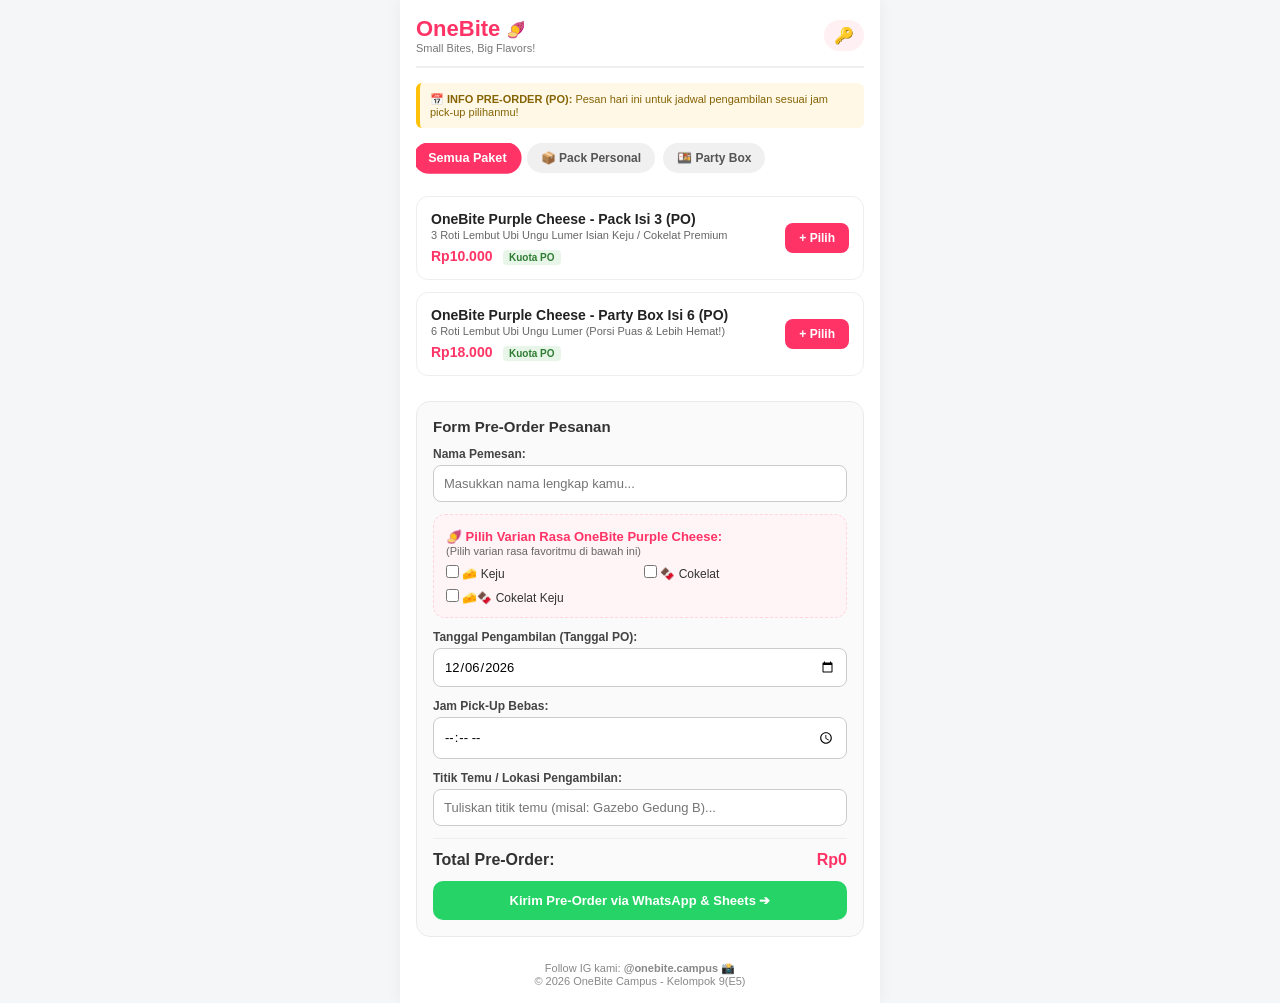
<file: index.html>
<!DOCTYPE html>
<html lang="id">
<head>
    <meta charset="UTF-8">
    <meta name="viewport" content="width=device-width, initial-scale=1.0">
    <title>OneBite 🍠 - Pre-Order Purple Cheese Bread</title>
    <link rel="stylesheet" href="style.css">
</head>
<body>
    <div class="app-container fade-in">
        <header class="header">
            <div class="brand">
                <div class="brand-logo-title">
                    <h1>OneBite</h1>
                    <span class="logo-emoji bounce">🍠</span>
                </div>
                <p>Small Bites, Big Flavors!</p>
            </div>
            <!-- Tombol Admin Ikon Kunci -->
            <button onclick="openAdminWithPassword()" class="admin-link-badge" style="border:none; cursor:pointer; font-size: 16px; padding: 6px 10px;" title="Panel Admin">🔑</button>
        </header>

        <div class="promo-banner pulse">
            📅 <b>INFO PRE-ORDER (PO):</b> Pesan hari ini untuk jadwal pengambilan sesuai jam pick-up pilihanmu!
        </div>

        <div class="category-filter">
            <button class="filter-btn active" onclick="filterMenu('all', event)">Semua Paket</button>
            <button class="filter-btn" onclick="filterMenu('single', event)">📦 Pack Personal</button>
            <button class="filter-btn" onclick="filterMenu('party', event)">🍱 Party Box</button>
        </div>

        <main class="menu-list" id="menuList"></main>

        <section class="checkout-section">
            <h3>Form Pre-Order Pesanan</h3>
            <div class="form-group">
                <label for="userName">Nama Pemesan:</label>
                <input type="text" id="userName" placeholder="Masukkan nama lengkap kamu..." required>
            </div>

            <!-- Pilihan 3 Rasa Utama OneBite Purple Cheese -->
            <div class="flavor-box" id="flavorBox">
                <label class="flavor-title">🍠 Pilih Varian Rasa OneBite Purple Cheese:</label>
                <p class="flavor-subtitle">(Pilih varian rasa favoritmu di bawah ini)</p>
                <div class="flavor-grid">
                    <label><input type="checkbox" class="flavor-option" value="Keju"> 🧀 Keju</label>
                    <label><input type="checkbox" class="flavor-option" value="Cokelat"> 🍫 Cokelat</label>
                    <label><input type="checkbox" class="flavor-option" value="Cokelat Keju"> 🧀🍫 Cokelat Keju</label>
                </div>
            </div>

            <div class="form-group">
                <label for="pickupDate">Tanggal Pengambilan (Tanggal PO):</label>
                <input type="date" id="pickupDate" required>
            </div>

            <div class="form-group">
                <label for="pickupTime">Jam Pick-Up Bebas:</label>
                <input type="time" id="pickupTime" required>
            </div>

            <div class="form-group">
                <label for="pickupLocation">Titik Temu / Lokasi Pengambilan:</label>
                <input type="text" id="pickupLocation" placeholder="Tuliskan titik temu (misal: Gazebo Gedung B)..." required>
            </div>

            <div class="cart-summary">
                <span>Total Pre-Order:</span>
                <span id="totalPrice" class="total-price">Rp0</span>
            </div>

            <button class="btn-order ripple" onclick="processOrder()">Kirim Pre-Order via WhatsApp & Sheets ➔</button>
        </section>

        <footer class="footer">
            <p>Follow IG kami: <b>@onebite.campus</b> 📸</p>
            <p>© 2026 OneBite Campus - Kelompok 9(E5)</p>
        </footer>
    </div>

    <!-- Custom Notification Modal -->
    <div id="customAlert" class="modal-overlay" style="display: none;">
        <div class="modal-box scale-in">
            <div class="modal-icon" id="modalIcon">✨</div>
            <h3 id="modalTitle">Notifikasi</h3>
            <p id="modalMessage">Pesan notifikasi di sini.</p>
            <button onclick="closeCustomAlert()" class="modal-btn">OK</button>
        </div>
    </div>

    <script src="script.js"></script>
</body>
</html>
</file>
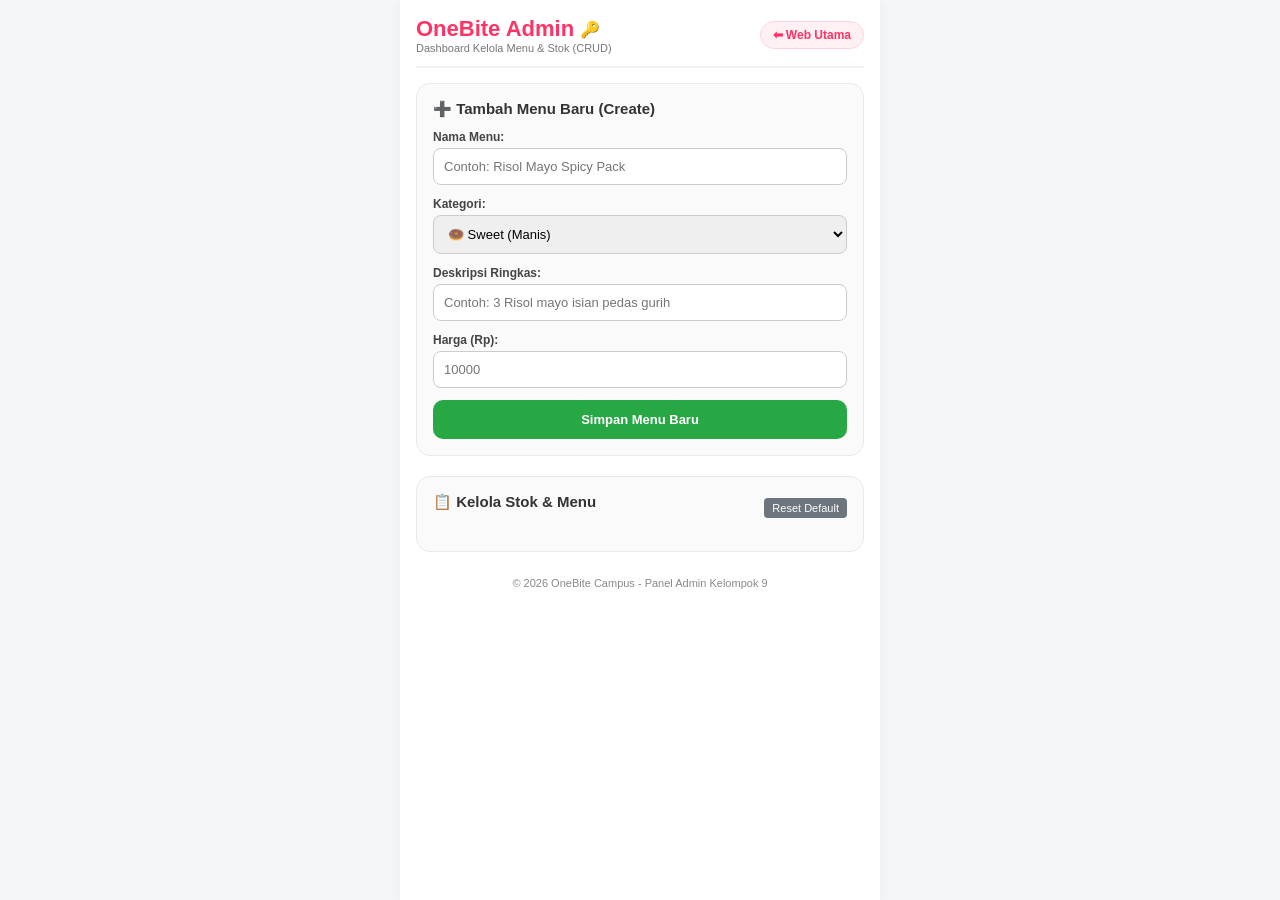
<file: admin.html>
<!DOCTYPE html>
<html lang="id">
<head>
    <meta charset="UTF-8">
    <meta name="viewport" content="width=device-width, initial-scale=1.0">
    <title>OneBite Admin 🔑 - Kelola Menu</title>
    <link rel="stylesheet" href="style.css">
</head>
<body>
    <div class="app-container fade-in">
        <header class="header">
            <div class="brand">
                <div class="brand-logo-title">
                    <h1>OneBite Admin</h1>
                    <span class="logo-emoji">🔑</span>
                </div>
                <p>Dashboard Kelola Menu & Stok (CRUD)</p>
            </div>
            <a href="index.html" class="admin-link-badge">⬅ Web Utama</a>
        </header>

        <section class="checkout-section">
            <h3>➕ Tambah Menu Baru (Create)</h3>
            <form id="addMenuForm" onsubmit="addNewMenu(event)">
                <div class="form-group">
                    <label for="newMenuName">Nama Menu:</label>
                    <input type="text" id="newMenuName" placeholder="Contoh: Risol Mayo Spicy Pack" required>
                </div>
                <div class="form-group">
                    <label for="newMenuCategory">Kategori:</label>
                    <select id="newMenuCategory" class="custom-select" required>
                        <option value="sweet">🍩 Sweet (Manis)</option>
                        <option value="savory">🥟 Savory (Gurih)</option>
                        <option value="mix">🍱 Mix Combo</option>
                    </select>
                </div>
                <div class="form-group">
                    <label for="newMenuDesc">Deskripsi Ringkas:</label>
                    <input type="text" id="newMenuDesc" placeholder="Contoh: 3 Risol mayo isian pedas gurih" required>
                </div>
                <div class="form-group">
                    <label for="newMenuPrice">Harga (Rp):</label>
                    <input type="number" id="newMenuPrice" placeholder="10000" required>
                </div>
                <button type="submit" class="btn-order bg-success">Simpan Menu Baru</button>
            </form>
        </section>

        <section class="checkout-section" style="margin-top: 20px;">
            <div class="admin-header-flex">
                <h3>📋 Kelola Stok & Menu</h3>
                <button onclick="resetToDefaultMenus()" class="btn-reset">Reset Default</button>
            </div>
            <div id="adminMenuList"></div>
        </section>

        <footer class="footer">
            <p>© 2026 OneBite Campus - Panel Admin Kelompok 9</p>
        </footer>
    </div>

    <script src="script.js"></script>
</body>
</html>
</file>
<file: style.css>
* { box-sizing: border-box; margin: 0; padding: 0; font-family: 'Segoe UI', sans-serif; }
body { background-color: #f4f6f8; color: #333; display: flex; justify-content: center; min-height: 100vh; }
.app-container { width: 100%; max-width: 480px; background: #fff; min-height: 100vh; padding: 16px; box-shadow: 0 0 15px rgba(0,0,0,0.05); }

/* Keyframe Animations */
@keyframes fadeIn { from { opacity: 0; } to { opacity: 1; } }
@keyframes slideUp { from { opacity: 0; transform: translateY(12px); } to { opacity: 1; transform: translateY(0); } }
@keyframes bounce { 0%, 100% { transform: translateY(0); } 50% { transform: translateY(-5px); } }

.fade-in { animation: fadeIn 0.4s ease-in-out; }
.slide-up { animation: slideUp 0.3s ease-out forwards; }
.bounce { display: inline-block; animation: bounce 2s infinite; }

/* Header & Banner */
.header { display: flex; justify-content: space-between; align-items: center; border-bottom: 2px solid #f0f0f0; padding-bottom: 12px; margin-bottom: 15px; }
.brand-logo-title { display: flex; align-items: center; gap: 6px; }
.brand h1 { font-size: 22px; color: #FF3366; font-weight: 800; }
.brand p { font-size: 11px; color: #777; }
.admin-link-badge { background: #FFF0F3; color: #FF3366; padding: 6px 12px; border-radius: 20px; font-size: 12px; font-weight: bold; text-decoration: none; border: 1px solid #FFD6E0; transition: transform 0.2s; }
.admin-link-badge:active { transform: scale(0.95); }

.promo-banner { background: #FFF8E7; border-left: 4px solid #FFC107; padding: 10px; font-size: 11px; border-radius: 6px; margin-bottom: 15px; color: #856404; }

/* Filter & Cards */
.category-filter { display: flex; gap: 8px; overflow-x: auto; padding-bottom: 8px; margin-bottom: 15px; }
.filter-btn { background: #f0f0f0; border: none; padding: 8px 14px; border-radius: 20px; font-size: 12px; font-weight: 600; cursor: pointer; color: #555; transition: all 0.2s; }
.filter-btn.active { background: #FF3366; color: white; transform: scale(1.05); }

.menu-list { display: flex; flex-direction: column; gap: 12px; margin-bottom: 25px; }
.menu-card { display: flex; justify-content: space-between; align-items: center; background: #fff; border: 1px solid #eee; padding: 14px; border-radius: 12px; transition: transform 0.2s, box-shadow 0.2s; }
.menu-card:hover { transform: translateY(-2px); box-shadow: 0 4px 12px rgba(0,0,0,0.05); }

.menu-info h4 { font-size: 14px; color: #222; }
.menu-info p { font-size: 11px; color: #666; margin: 2px 0 6px 0; }
.menu-info .price { font-weight: bold; color: #FF3366; font-size: 14px; }
.stock-tag { font-size: 10px; background: #E8F5E9; color: #2E7D32; padding: 2px 6px; border-radius: 4px; font-weight: bold; margin-left: 6px; }

.add-btn { background: #FF3366; color: white; border: none; padding: 8px 14px; border-radius: 8px; font-size: 12px; font-weight: bold; cursor: pointer; transition: transform 0.1s; }
.add-btn:active { transform: scale(0.9); }

/* Forms & Checkout */
.checkout-section { background: #fafafa; border: 1px solid #eaeaea; border-radius: 14px; padding: 16px; }
.checkout-section h3 { font-size: 15px; margin-bottom: 12px; color: #333; }
.form-group { margin-bottom: 12px; }
.form-group label { display: block; font-size: 12px; font-weight: 600; margin-bottom: 4px; color: #444; }
.form-group input, .custom-select { width: 100%; padding: 10px; border-radius: 8px; border: 1px solid #ccc; font-size: 13px; }

.flavor-box { background: #FFF5F7; padding: 12px; border-radius: 12px; border: 1px dashed #FFD6E0; margin-bottom: 12px; transition: all 0.3s ease; }
.flavor-title { color: #FF3366; font-weight: 800; font-size: 13px; }
.flavor-subtitle { font-size: 11px; color: #666; margin-bottom: 8px; }
.flavor-grid { display: grid; grid-template-columns: 1fr 1fr; gap: 8px; font-size: 12px; }

.cart-summary { display: flex; justify-content: space-between; align-items: center; padding: 12px 0; border-top: 1px solid #eee; font-weight: bold; margin-top: 10px; }
.total-price { color: #FF3366; font-size: 16px; }

.btn-order { width: 100%; background: #25D366; color: white; border: none; padding: 12px; border-radius: 10px; font-size: 13px; font-weight: bold; cursor: pointer; transition: transform 0.1s; }
.btn-order:active { transform: scale(0.98); }
.bg-success { background: #28a745; }

/* Admin UI */
.admin-header-flex { display: flex; justify-content: space-between; align-items: center; margin-bottom: 12px; }
.btn-reset { background: #6c757d; color: white; border: none; padding: 4px 8px; border-radius: 4px; font-size: 11px; cursor: pointer; }
.admin-menu-item { display: flex; justify-content: space-between; align-items: center; background: #fff; border: 1px solid #e0e0e0; padding: 10px; border-radius: 8px; margin-bottom: 8px; }
.footer { text-align: center; margin-top: 25px; font-size: 11px; color: #888; }

/* Custom Modal Notification Styling */
.modal-overlay {
    position: fixed;
    top: 0;
    left: 0;
    width: 100%;
    height: 100%;
    background: rgba(0, 0, 0, 0.4);
    backdrop-filter: blur(4px);
    display: flex;
    justify-content: center;
    align-items: center;
    z-index: 9999;
    animation: fadeIn 0.2s ease-in-out;
}

.modal-box {
    background: #ffffff;
    width: 85%;
    max-width: 340px;
    padding: 24px 20px;
    border-radius: 20px;
    text-align: center;
    box-shadow: 0 10px 30px rgba(255, 51, 102, 0.2);
    border: 2px solid #FFF0F3;
}

@keyframes scaleIn {
    from { transform: scale(0.8); opacity: 0; }
    to { transform: scale(1); opacity: 1; }
}

.scale-in {
    animation: scaleIn 0.25s cubic-bezier(0.175, 0.885, 0.32, 1.275);
}

.modal-icon {
    font-size: 38px;
    margin-bottom: 8px;
}

.modal-box h3 {
    color: #FF3366;
    font-size: 18px;
    margin-bottom: 6px;
    font-weight: 700;
}

.modal-box p {
    color: #555;
    font-size: 13px;
    line-height: 1.4;
    margin-bottom: 18px;
}

.modal-btn {
    background: linear-gradient(135deg, #FF3366, #FF6688);
    color: white;
    border: none;
    padding: 10px 24px;
    border-radius: 25px;
    font-weight: bold;
    font-size: 13px;
    cursor: pointer;
    box-shadow: 0 4px 12px rgba(255, 51, 102, 0.3);
    transition: transform 0.15s;
}

.modal-btn:active {
    transform: scale(0.92);
}
</file>
